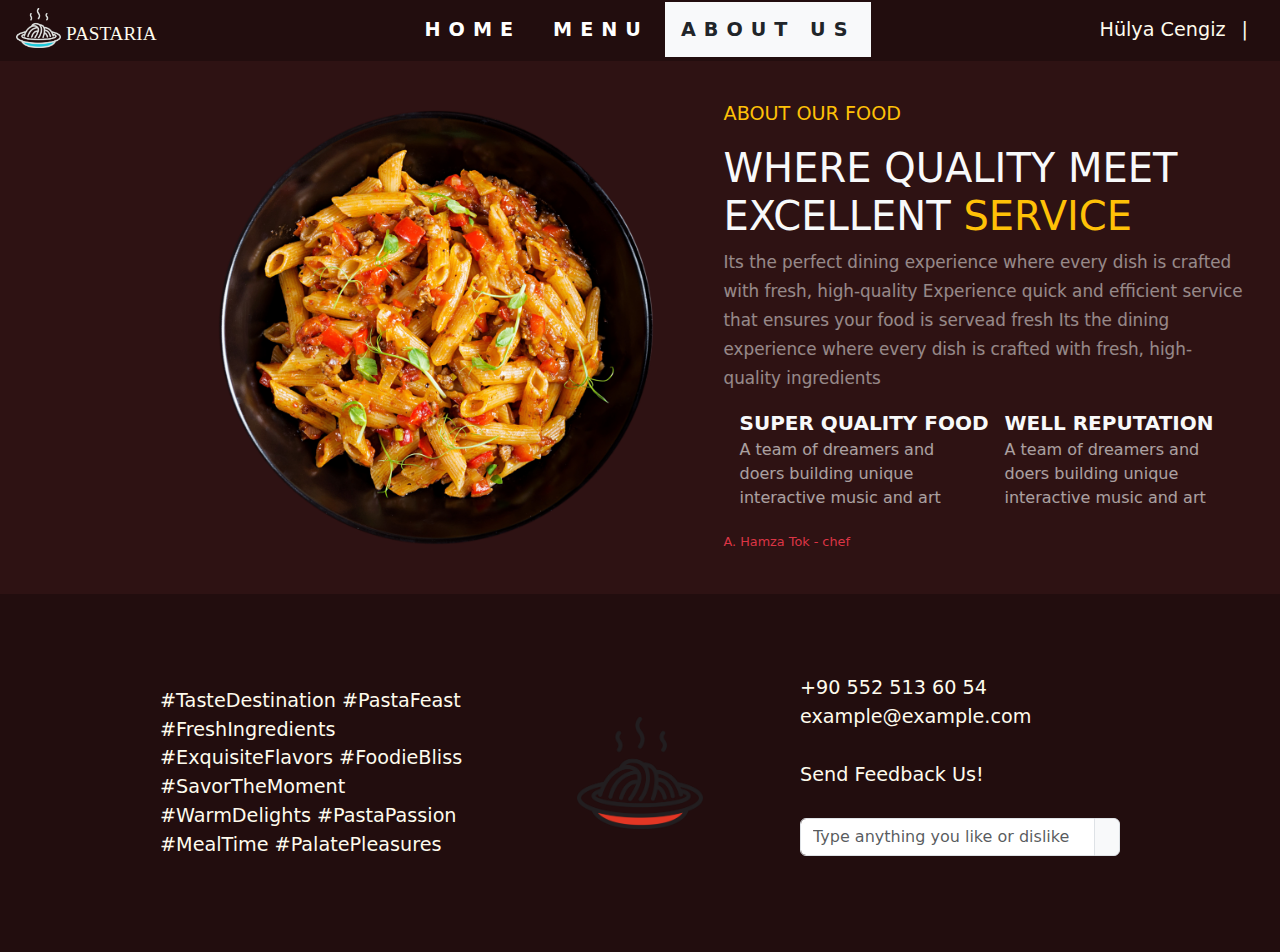
<file: about_us.html>
<!DOCTYPE html>
<html lang="en">
<head>
    <meta charset="UTF-8">
    <meta name="viewport" content="width=device-width, initial-scale=1.0">
    <link rel="stylesheet" href="style.css">
    <link rel="stylesheet" href="https://cdnjs.cloudflare.com/ajax/libs/font-awesome/6.5.2/css/all.min.css" integrity="sha512-SnH5WK+bZxgPHs44uWIX+LLJAJ9/2PkPKZ5QiAj6Ta86w+fsb2TkcmfRyVX3pBnMFcV7oQPJkl9QevSCWr3W6A==" crossorigin="anonymous" referrerpolicy="no-referrer" />
    <link rel="stylesheet" href="https://cdn.jsdelivr.net/npm/bootstrap@5.3.3/dist/css/bootstrap.min.css">
    <link rel="preconnect" href="https://fonts.googleapis.com">
    <link rel="preconnect" href="https://fonts.gstatic.com" crossorigin>
    <link href="https://fonts.googleapis.com/css2?family=Noto+Sans:ital,wght@0,100..900;1,100..900&display=swap" rel="stylesheet">
    <title>Site</title>
</head>
<body>
    <div class="nav-bar">
        <div class="logo"><img class="website-logo" src="logo.png" alt=""></i> PASTARIA</div>
        <div class="categories">
            <div class="category"><a class="navbar-button" href="index.html">HOME</a></div>
            <div class="category"><a class="navbar-button" href="menu.html">MENU</a></div>
            <div class="category"><a class="navbar-button bg-light text-dark" href="about_us.html">ABOUT US</a></div>
        </div>
        <div class="cart d-flex align-items-center">
            <div><i class="fa-solid fa-circle-user"></i> Hülya Cengiz</div>
            <div style="margin: 0 1rem;">|</div>
            <a href="order.html" class="text-light"><i class="fa-solid fa-cart-shopping"></i></a>
          </div>
          </div>
    <div class="about-us-container px-5">
        <img class="about-us-image" src="images/pasta-isolated-on-a-transparent-background-png.webp" alt="">
        <div class="details-part">
            <p class="text-warning">ABOUT OUR FOOD</p>
            <h1 class="text-light">WHERE QUALITY MEET EXCELLENT <span class="text-warning">SERVICE</span></h1>
            <small class="au-description">Its the perfect dining experience where every dish is crafted with fresh, high-quality Experience quick and efficient service that ensures your food is servead fresh Its the dining experience where every dish is crafted with fresh, high-quality ingredients</small>
            <div class="about-us-things d-flex my-3 justify-content-between">
                <div class="thing d-flex">
                    <div class="fs-1 text-warning"><i class="fa-solid fa-medal"></i></div>
                    <div style="margin-left: 1rem;">
                        <div class="fs-5 text-nowrap text-light fw-bold">SUPER QUALITY FOOD</div>
                        <div class="thing-text">A team of dreamers and doers building unique interactive music and art</div>
                    </div>
                </div>
                <div class="thing d-flex">
                    <div class="fs-1 text-warning"><i class="fa-regular fa-face-grin-stars"></i></div>
                    <div style="margin-left: 1rem;">
                        <div class="fs-5 text-light fw-bold">WELL REPUTATION</div>
                        <div class="thing-text">A team of dreamers and doers building unique interactive music and art</div>
                    </div>
                </div>
            </div>
            <small style="font-size: 0.8rem;" class="text-danger">A. Hamza Tok - chef</small>
        </div>
    </div>
    <div class="footer">
        <div class="main-informations-container">
            <div class="main adress">#TasteDestination #PastaFeast #FreshIngredients #ExquisiteFlavors #FoodieBliss
                #SavorTheMoment #WarmDelights #PastaPassion #MealTime #PalatePleasures</div>
            <div class="main footer-logo"><img class="footer-logo" src="logo.png" alt=""></div>
            <div class="main contact">
                <div class="telephone-number">+90 552 513 60 54</div>
                <div class="e-mail">example@example.com</div>
                <br>
                <div>Send Feedback Us!</div>
                <br>
                <div class="input-group mb-3">
                    <input type="text" class="form-control" placeholder="Type anything you like or dislike"
                        aria-label="Type anything you like or dislike" aria-describedby="basic-addon2">
                    <span class="input-group-text" id="basic-addon2"><i class="fa-solid fa-paper-plane"></i></span>
                </div>
            </div>
        </div>
        <div class="social-media-container">
            <div class="social-media-logo"><a href="#"><i class="fa-brands text-warning fa-instagram"></a></i></div>
            <div class="social-media-logo"><a href="#"><i class="fa-brands text-warning fa-x-twitter"></a></i></div>
            <div class="social-media-logo"><a href="#"><i class="fa-brands text-warning fa-facebook"></a></i></div>
            <div class="social-media-logo"><a href="#"><i class="fa-brands text-warning fa-youtube"></a></i></div>
        </div>
    </div>
    </body>
</html>
</file>
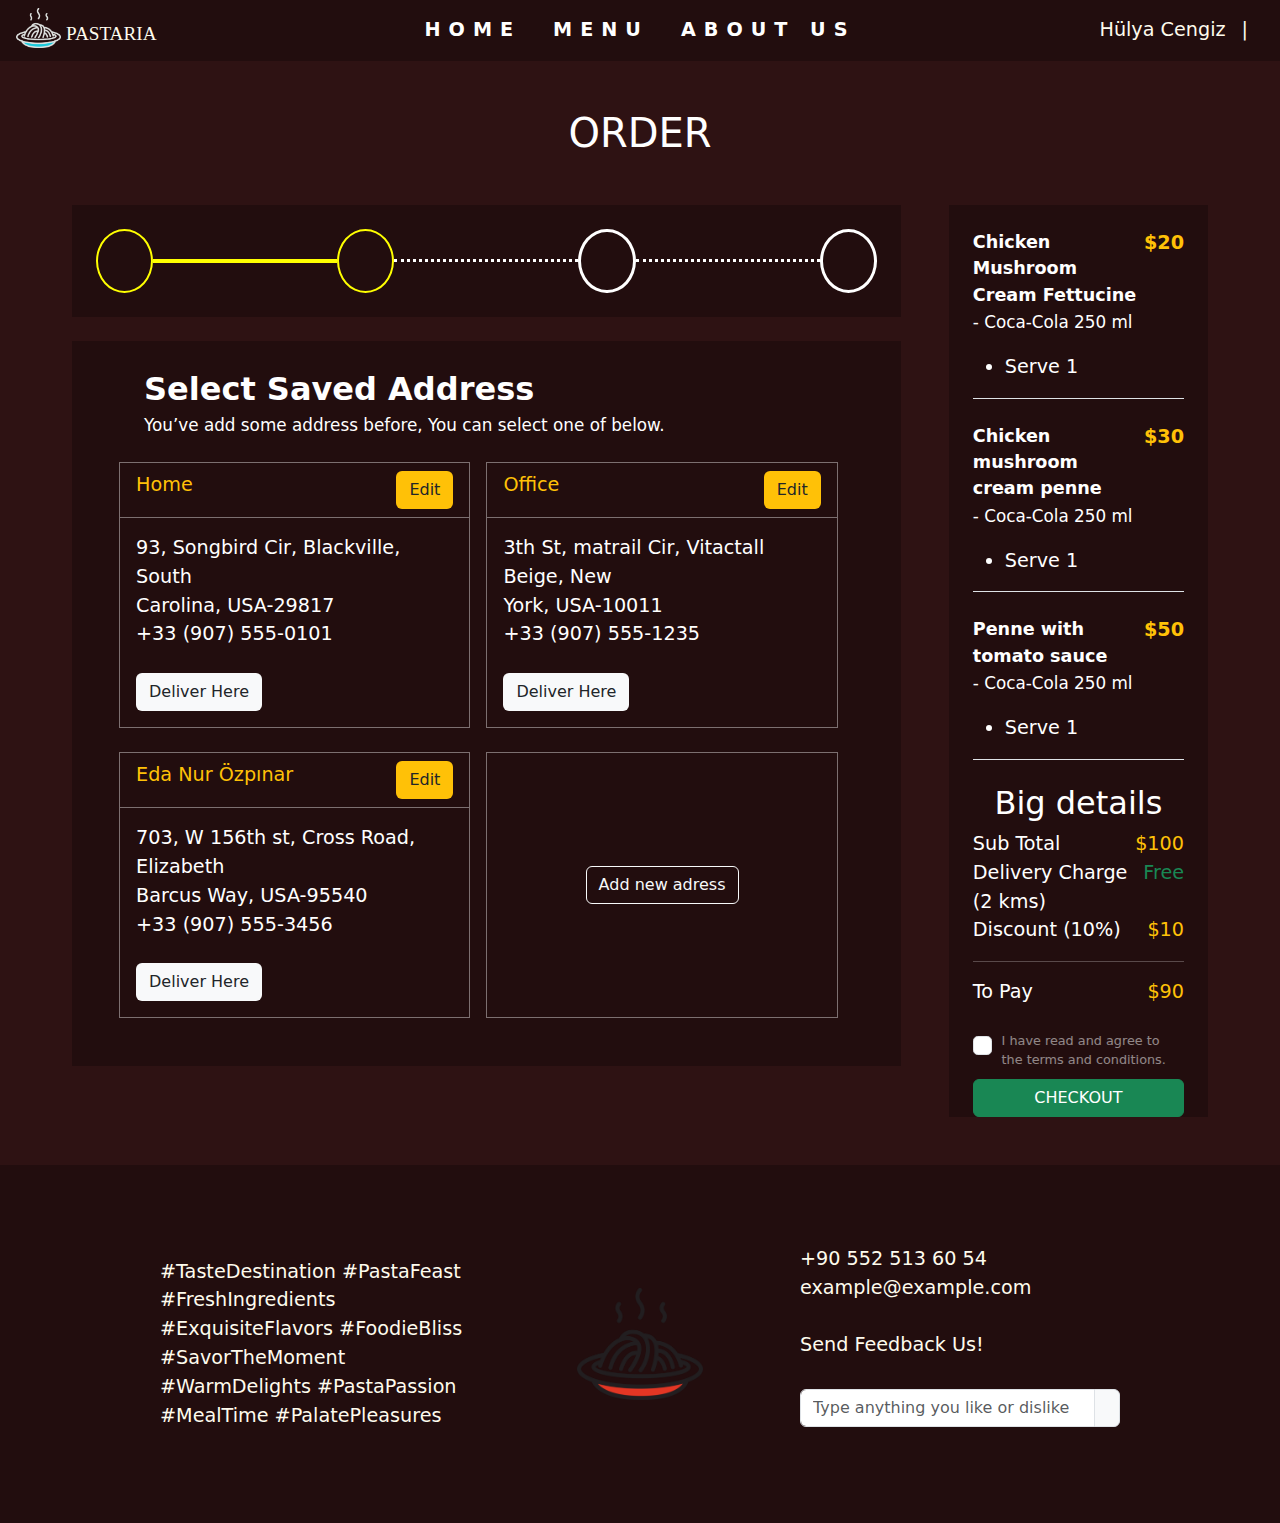
<file: order.html>
<!DOCTYPE html>
<html lang="en">

<head>
    <meta charset="UTF-8">
    <meta name="viewport" content="width=device-width, initial-scale=1.0">
    <link rel="stylesheet" href="style.css">
    <link rel="stylesheet" href="https://cdnjs.cloudflare.com/ajax/libs/font-awesome/6.5.2/css/all.min.css"
        integrity="sha512-SnH5WK+bZxgPHs44uWIX+LLJAJ9/2PkPKZ5QiAj6Ta86w+fsb2TkcmfRyVX3pBnMFcV7oQPJkl9QevSCWr3W6A=="
        crossorigin="anonymous" referrerpolicy="no-referrer" />
    <link rel="stylesheet" href="https://cdn.jsdelivr.net/npm/bootstrap@5.3.3/dist/css/bootstrap.min.css">
    <link rel="preconnect" href="https://fonts.googleapis.com">
    <link rel="preconnect" href="https://fonts.gstatic.com" crossorigin>
    <link href="https://fonts.googleapis.com/css2?family=Noto+Sans:ital,wght@0,100..900;1,100..900&display=swap"
        rel="stylesheet">
    <title>Site</title>
</head>

<body>
    <div class="nav-bar">
        <div class="logo"><img class="website-logo" src="logo.png" alt=""></i> PASTARIA</div>
        <div class="categories">
            <div class="category"><a class="navbar-button" href="index.html">HOME</a></div>
            <div class="category"><a class="navbar-button" href="menu.html">MENU</a></div>
            <div class="category"><a class="navbar-button" href="about_us.html">ABOUT US</a></div>
        </div>
        <div class="cart d-flex align-items-center">
            <div><i class="fa-solid fa-circle-user"></i> Hülya Cengiz</div>
            <div style="margin: 0 1rem;">|</div>
            <a href="order.html" class="text-light"><i class="fa-solid fa-cart-shopping"></i></a>
        </div>
    </div>
    <h1 class="text-center my-5">ORDER</h1>
    <div class="d-flex px-5 my-5">
        <div class="order-large mx-4">
            <div class="large-1 d-flex align-items-center justify-content-center p-4">
                <div class="stage-circle d-flex align-items-center justify-content-center fs-3 yellow"><i
                        class="fa-solid fa-user"></i></div>
                <div class="stage-line yellow"></div>
                <div class="stage-circle d-flex align-items-center justify-content-center fs-3 yellow"><i
                        class="fa-solid fa-location-pin"></i></div>
                <div class="stage-line"></div>
                <div class="stage-circle d-flex align-items-center justify-content-center fs-3"><i
                        class="fa-regular fa-credit-card"></i></div>
                <div class="stage-line"></div>
                <div class="stage-circle d-flex align-items-center justify-content-center fs-3"><i
                        class="fa-solid fa-circle-check"></i></div>
            </div>
            <div class="large-2 d-flex flex-column justify-content-center p-4 pb-5 my-4">
                <div class="fs-2 fw-bold mx-5">Select Saved Address</div>
                <small class="mx-5">You’ve add some address before, You can select one of below.</small>
                <div class="d-flex justify-content-center flex-wrap">
                    <div class="adress-card mt-4">
                        <div class="adress-header d-flex justify-content-between px-3 py-2">
                            <div class="text-warning">
                                <i class="fa-solid fa-house"></i> Home
                            </div>
                            <button class="btn bg-warning text-dark">Edit</button>
                        </div>
                        <div class="p-3">
                            93, Songbird Cir, Blackville, South
                            <br>
                            Carolina, USA-29817
                            <br>
                            +33 (907) 555-0101
                            <div class="mt-4">
                                <button class="btn text-dark bg-light">Deliver Here</button>
                            </div>
                        </div>
                    </div>
                    <div class="adress-card mt-4">
                        <div class="adress-header d-flex justify-content-between px-3 py-2">
                            <div class="text-warning">
                                <i class="fa-solid fa-briefcase"></i> Office
                            </div>
                            <button class="btn bg-warning text-dark">Edit</button>
                        </div>
                        <div class="p-3">
                            3th St, matrail Cir, Vitactall Beige, New
                            <br>
                            York, USA-10011
                            <br>
                            +33 (907) 555-1235
                            <div class="mt-4">
                                <button class="btn text-dark bg-light">Deliver Here</button>
                            </div>
                        </div>
                    </div>
                    <div class="adress-card mt-4">
                        <div class="adress-header d-flex justify-content-between px-3 py-2">
                            <div class="text-warning">
                                <i class="fa-solid fa-user-ninja"></i> Eda Nur Özpınar
                            </div>
                            <button class="btn bg-warning text-dark">Edit</button>
                        </div>
                        <div class="p-3">
                            703, W 156th st, Cross Road, Elizabeth
                            <br>
                            Barcus Way, USA-95540
                            <br>
                            +33 (907) 555-3456
                            <div class="mt-4">
                                <button class="btn text-dark bg-light">Deliver Here</button>
                            </div>
                        </div>
                    </div>
                    <div class="adress-card mt-4 d-flex justify-content-center align-items-center">
                        <button class="btn btn-outline-light">Add new adress</button>
                    </div>
                </div>
            </div>
        </div>
        <div class="order-small mx-4">
            <div class="list-item border-bottom m-4">
                <div class="d-flex justify-content-between">
                    <div style="font-size: 1.1rem;" class="fw-bold">Chicken Mushroom Cream Fettucine</div>
                    <div class="fw-bold text-warning">$20</div>
                </div>
                <small>- Coca-Cola 250 ml</small>
                <ul class="my-3">
                    <li>Serve 1</li>
                </ul>
            </div>
            <div class="list-item border-bottom m-4">
                <div class="d-flex justify-content-between">
                    <div style="font-size: 1.1rem;" class="fw-bold">Chicken mushroom cream penne</div>
                    <div class="fw-bold text-warning">$30</div>
                </div>
                <small>- Coca-Cola 250 ml</small>
                <ul class="my-3">
                    <li>Serve 1</li>
                </ul>
            </div>
            <div class="list-item border-bottom m-4">
                <div class="d-flex justify-content-between">
                    <div style="font-size: 1.1rem;" class="fw-bold">Penne with tomato sauce</div>
                    <div class="fw-bold text-warning">$50</div>
                </div>
                <small>- Coca-Cola 250 ml</small>
                <ul class="my-3">
                    <li>Serve 1</li>
                </ul>
            </div>
            <h2 class="text-center">Big details</h2>
            <div class="mx-4">
                <div class="d-flex justify-content-between">
                    <div>Sub Total</div>
                    <div class="text-warning">$100</div>
                </div>
                <div class="d-flex justify-content-between">
                    <div>Delivery Charge (2 kms)</div>
                    <div class="text-success">Free</div>
                </div>
                <div class="d-flex justify-content-between">
                    <div>Discount (10%)</div>
                    <div class="text-warning">$10</div>
                </div>
                <hr>
                <div class="d-flex justify-content-between">
                    <div>To Pay</div>
                    <div class="text-warning">$90</div>
                </div>
                <div class="form-check mt-4">
                    <input class="form-check-input" type="checkbox" value="" id="flexCheckDefault">
                    <label style="font-size: 0.8rem; opacity: 50%;" class="form-check-label" for="flexCheckDefault">
                        I have read and agree to the terms and conditions.
                    </label>
                  </div>
                <button class="btn btn-success mt-1 w-100" data-bs-toggle="modal"
                    data-bs-target="#exampleModal">CHECKOUT</button>
            </div>
        </div>
    </div>
    <div class="modal fade" id="exampleModal" tabindex="-1" aria-labelledby="exampleModalLabel" aria-hidden="true">
        <div class="modal-dialog">
            <div class="modal-content bg-dark">
                <div class="modal-header">
                    <button type="button" class="btn-close" data-bs-dismiss="modal" aria-label="Close"></button>
                </div>
                <div class="modal-body">
                    <div class="row">
                        <div class="col-8 text-primary">Give us Feedback!</div>
                        <div class="d-flex col-4">
                            <div><i class="fa-solid fa-thumbs-up text-success"></i></div>
                            <div style="margin: 0 1rem;"><i class="fa-solid fa-hand-lizard text-warning"></i></div>
                            <div><i class="fa-solid fa-thumbs-down text-danger"></i></div>
                        </div>
                    </div>
                    <form class="my-3" action="">
                        <div class="row">
                            <small class="col-8">Do you like your website design?
                            </small>
                            <div class="col-4 d-flex">
                                <div class="form-check">
                                    <input class="form-check-input" type="radio" name="flexRadioDefault"
                                        id="flexRadioDefault1">
                                </div>
                                <div style="margin: 0 0.4rem;" class="form-check">
                                    <input class="form-check-input" type="radio" name="flexRadioDefault"
                                        id="flexRadioDefault2">
                                </div>
                                <div class="form-check">
                                    <input class="form-check-input" type="radio" name="flexRadioDefault"
                                        id="flexRadioDefault3">
                                </div>
                            </div>
                        </div>
                    </form>
                    <form class="my-3" action="">
                        <div class="row align-items-center">
                            <small class="col-8">Can you easily find the information you are looking for on the website?
                            </small>
                            <div class="col-4 d-flex">
                                <div class="form-check">
                                    <input class="form-check-input" type="radio" name="flexRadioDefault"
                                        id="flexRadioDefault1">
                                </div>
                                <div style="margin: 0 0.4rem;" class="form-check">
                                    <input class="form-check-input" type="radio" name="flexRadioDefault"
                                        id="flexRadioDefault2">
                                </div>
                                <div class="form-check">
                                    <input class="form-check-input" type="radio" name="flexRadioDefault"
                                        id="flexRadioDefault3">
                                </div>
                            </div>
                        </div>
                    </form>
                    <form class="my-3" action="">
                        <div class="row align-items-center">
                            <small class="col-8">Is the menu and price information on the website sufficient for you?
                            </small>
                            <div class="col-4 d-flex">
                                <div class="form-check">
                                    <input class="form-check-input" type="radio" name="flexRadioDefault"
                                        id="flexRadioDefault1">
                                </div>
                                <div style="margin: 0 0.4rem;" class="form-check">
                                    <input class="form-check-input" type="radio" name="flexRadioDefault"
                                        id="flexRadioDefault2">
                                </div>
                                <div class="form-check">
                                    <input class="form-check-input" type="radio" name="flexRadioDefault"
                                        id="flexRadioDefault3">
                                </div>
                            </div>
                        </div>
                    </form>
                    <form class="my-3" action="">
                        <div class="row align-items-center">
                            <small class="col-8">Would you consider visiting the website again?
                            </small>
                            <div class="col-4 d-flex">
                                <div class="form-check">
                                    <input class="form-check-input" type="radio" name="flexRadioDefault"
                                        id="flexRadioDefault1">
                                </div>
                                <div style="margin: 0 0.4rem;" class="form-check">
                                    <input class="form-check-input" type="radio" name="flexRadioDefault"
                                        id="flexRadioDefault2">
                                </div>
                                <div class="form-check">
                                    <input class="form-check-input" type="radio" name="flexRadioDefault"
                                        id="flexRadioDefault3">
                                </div>
                            </div>
                        </div>
                    </form>
                </div>
                <div class="modal-footer">
                    <button type="button" class="btn btn-primary w-100">Save</button>
                </div>
            </div>
        </div>
    </div>
    <div class="footer">
        <div class="main-informations-container">
            <div class="main adress">#TasteDestination #PastaFeast #FreshIngredients #ExquisiteFlavors #FoodieBliss
                #SavorTheMoment #WarmDelights #PastaPassion #MealTime #PalatePleasures</div>
            <div class="main footer-logo"><img class="footer-logo" src="logo.png" alt=""></div>
            <div class="main contact">
                <div class="telephone-number">+90 552 513 60 54</div>
                <div class="e-mail">example@example.com</div>
                <br>
                <div>Send Feedback Us!</div>
                <br>
                <div class="input-group mb-3">
                    <input type="text" class="form-control" placeholder="Type anything you like or dislike"
                        aria-label="Type anything you like or dislike" aria-describedby="basic-addon2">
                    <span class="input-group-text" id="basic-addon2"><i class="fa-solid fa-paper-plane"></i></span>
                </div>
            </div>
        </div>
        <div class="social-media-container">
            <div class="social-media-logo"><a href="#"><i class="fa-brands text-warning fa-instagram"></a></i></div>
            <div class="social-media-logo"><a href="#"><i class="fa-brands text-warning fa-x-twitter"></a></i></div>
            <div class="social-media-logo"><a href="#"><i class="fa-brands text-warning fa-facebook"></a></i></div>
            <div class="social-media-logo"><a href="#"><i class="fa-brands text-warning fa-youtube"></a></i></div>
        </div>
    </div>
    <script src="https://cdn.jsdelivr.net/npm/bootstrap@5.3.3/dist/js/bootstrap.bundle.min.js"></script>
</body>

</html>
</file>
<file: style.css>
:root {
    --h_dark: #ffc107; 
    --h_light: #fefbed;
    --h_yellow: #2e1213;
    --h_darker: #220d0e;
    --h_blue: #0a5700;
    --bs: 0 0 4rem 0.5rem;
}

body {
    background-color: var(--h_yellow) !important;
    color: white !important;
    font-size: 1.2rem !important;
}
/* Tarayıcıda görünen kaydırma çubuğunu özelleştirme */
::-webkit-scrollbar {
    width: 10px; /* Kaydırma çubuğunun genişliği */
}

/* Kaydırma çubuğunun arka plan rengi */
::-webkit-scrollbar-track {
    background: #000000;
}

/* Kaydırma çubuğunun dolgu rengi */
::-webkit-scrollbar-thumb {
    background: #ffc107;
}

/* Kaydırma çubuğu üzerine gelindiğinde */
::-webkit-scrollbar-thumb:hover {
    background: #fff;
}
.nav-bar{
    display: flex;
    justify-content: center;
    padding: 1rem 1.5rem;
    z-index: 2;
    width: 100%;
    background-color: var(--h_darker);
    color: var(--h_light);
    position: sticky;
    top: 0;
}
.logo{
    position: absolute;
    left: 1rem;
    font-family: "Sue Ellen Francisco", cursive !important;
}
.navbar-button{
    color: white;
    text-decoration: none;
    padding: 1rem;
    transition: 0.15s;
}
.navbar-button:hover{
    background-color: white;
    color: black;
}
.cart{
    position: absolute;
    right: 1rem;
}
.banner{
    height: 20rem;
    display: flex;
    justify-content: center;
    align-items: center;
    font-size: 5rem;
    background-color: var(--h_dark);
    color: white;
    overflow: hidden;
    background-color: black;
    position: relative;
}
.banner-image{
    width: 100%;
    opacity: 30%;
position: absolute;
}
.description{
    padding: 3rem 7rem;
}
.categories{
    display: flex;
    font-weight: bold;
}
.category{
    letter-spacing: 0.5rem;
}
.slider{
    height: 100dvh;
    overflow: hidden;
}
.footer{
    padding: 2rem 0;
    background-color: #220d0e;
    color: var(--h_light);
}
.main-informations-container{
    display: flex;
    justify-content: center;
    align-items: center;
    margin: 3rem 0;
}
.main{
    width: 20rem;
}
.footer-logo{
    display: flex;
    justify-content: center;
    align-items: center;
    font-size: 10rem;
}
.social-media-container{
    display: flex;
    justify-content: center;
}
.social-media-logo{
    margin: 0 2rem;
}
.show-off-container{
    display: flex;
    justify-content: space-evenly;
    padding: 5rem 0;
}
.menu-container{
    display: flex;
    flex-wrap: wrap;
    justify-content: center;
}
.menu-item-container{
    border: 2px solid white;
    margin: 1rem;
    height: 25rem;
    width: 25rem;
    overflow: hidden;
    border-radius: 1rem;
    /* box-shadow: 0 0 1rem 0.5rem white; */

    position: relative;
}
.icon-container{
    background-color: var(--h_light);
    border-radius: 50%;
    width: 3rem;
    height: 3rem;

    display: flex;
    justify-content: center;
    align-items: center;
    color: red;
}
.main-icon-container{
    position:absolute;
    top: 5rem;
    left: -3.5rem;
}
.move-right{
    animation: right 0.3s ease forwards;
}
@keyframes right {
    100% {
        transform: translateX(4rem);
    }
}
.cart-icon{
    margin-top: 0.5rem;
    color: blue;
}
.rating {
    color:red;
    font-family: "Sue Ellen Francisco", cursive !important;
    font-weight: 1000 !important;
    font-size: 2rem;
}
.food-name{
    background-color: white;
    color: var(--h_darker);
    padding: 0.5rem 1rem;
    border-bottom-left-radius: 1rem;
    border-bottom-right-radius: 1rem;
    font-family: "Sue Ellen Francisco", cursive !important;
    font-size: 2rem;
    position: absolute;
    top: 0;
}
.tagline{
    font-size: 2rem;
    font-weight: 1000;
    color: green;

    display: flex;
    align-items: center;
}
.food-price{
    color: black;
    border-radius: 50%;

    font-family: "Sue Ellen Francisco", cursive !important;
    font-size: 2rem;
    font-weight: bold;
}
.menu-item-bottom-container{
    background-color: white;
    position: absolute;
    bottom: -4rem;
    width: 27rem;
}
.slider-content-container{
    position: relative;
    height: 100dvh;
    width: 100%;
    background-color: black;
}
.slider-content{
    position: absolute;
    width: 100dvw;
    top: 10rem;

    display: flex;
    flex-direction: column;
    justify-content: center;
    align-items: center;
    color: white;
}
.slider-subheader{
    font-size: 2rem;
    letter-spacing: 1rem;
    opacity: 60%;
}
.slider-header{
    font-size: 4rem;
    font-weight: bold;
    text-align: center;
    width: 40%;
}
.slider-button{
    margin-top: 4rem;
    border: 0;
    padding: 0.5rem 5rem;
    background-color: transparent;
    border: 2px dashed var(--h_dark);
    color: var(--h_dark);
    transition: 0.1s;
}
.slider-button:hover{
    box-shadow: var(--bs);
}
.slider-image{
    opacity: 40%;
}
.content1-stage-container{
    border: 2px dotted var(--h_dark);
    padding: 0.5rem 1rem;
    width: 40rem;
    margin-bottom: 1rem;
    border-radius: 1rem;
}
.content1-description{
    color: var(--h_dark);
}
.content1-icon-container{
    margin-right: 1rem;
    background-color: var(--h_dark);
    padding: 1.5rem;
    color: var(--h_yellow);
    border-radius: 1rem;
    width: 4rem;
    height: 4rem;

    display: flex;
    align-items: center;
}
.large-one{
    width: 60%;
    background-color: var(--h_dark);
    color: var(--h_yellow);
    padding: 3rem;
    border-radius: 1rem;
}
.small-one{
    width: 37%;
    background-color: var(--h_dark);
    color: var(--h_yellow);
    padding: 3rem;
    border-radius: 1rem;
}
.order-now{
    border: 0;
    background-color: transparent;
    color: var(--h_yellow);
}
.menu-dh{
    font-size: 5rem;
    font-family: "Sue Ellen Francisco", cursive !important;
    letter-spacing: 0.4rem;
    font-weight: 1000;
}
.zaxd{
    opacity: 50%;
}
.pasta-image{
    width: 100%;
}
.about-us-container{
    display: flex;
    align-items: center;
    justify-content: center;
}
.about-us-image{
    width: 50rem;
}
.au-description{
    opacity: 50%;
    color: white;
}
.thing-text{
    font-size: 1rem;
    width: 15rem;
    opacity: 60%;
    color: white;
}
.details-part{
    max-width: 39rem;
    margin-left: -7rem;
}
.order-large{
    width: 70%;
}
.order-small{
    width: 30%;
    background-color: var(--h_darker);
}
.stage-circle{
    width: 4rem;
    height: 4rem;
    border-radius: 50%;
    border: 3px solid white;
}
.stage-line{
    border-top: 3px dotted white;
    width: 13rem;
}
.adress-card{
    width: 45%;
    margin-right: 1rem;
    border: 1px solid rgba(255, 255, 255, 0.409);
}
.adress-header{
    border-bottom: 1px solid rgba(255, 255, 255, 0.409);
}
.yellow{
    color: #ffc107;
    border: 2px yellow solid;
}
.large-1, .large-2 {
    background-color: var(--h_darker);
}
.website-logo{
    height: 2.5rem;
    filter: invert(100%);
    position: relative;
    bottom: 0.5rem;
}
.footer-logo{
    height: 7rem;
}
.move-up{
    animation: up 0.3s ease forwards;
}
@keyframes up {
    100% {
        transform: translateY(-4rem);
    }
}
</file>
